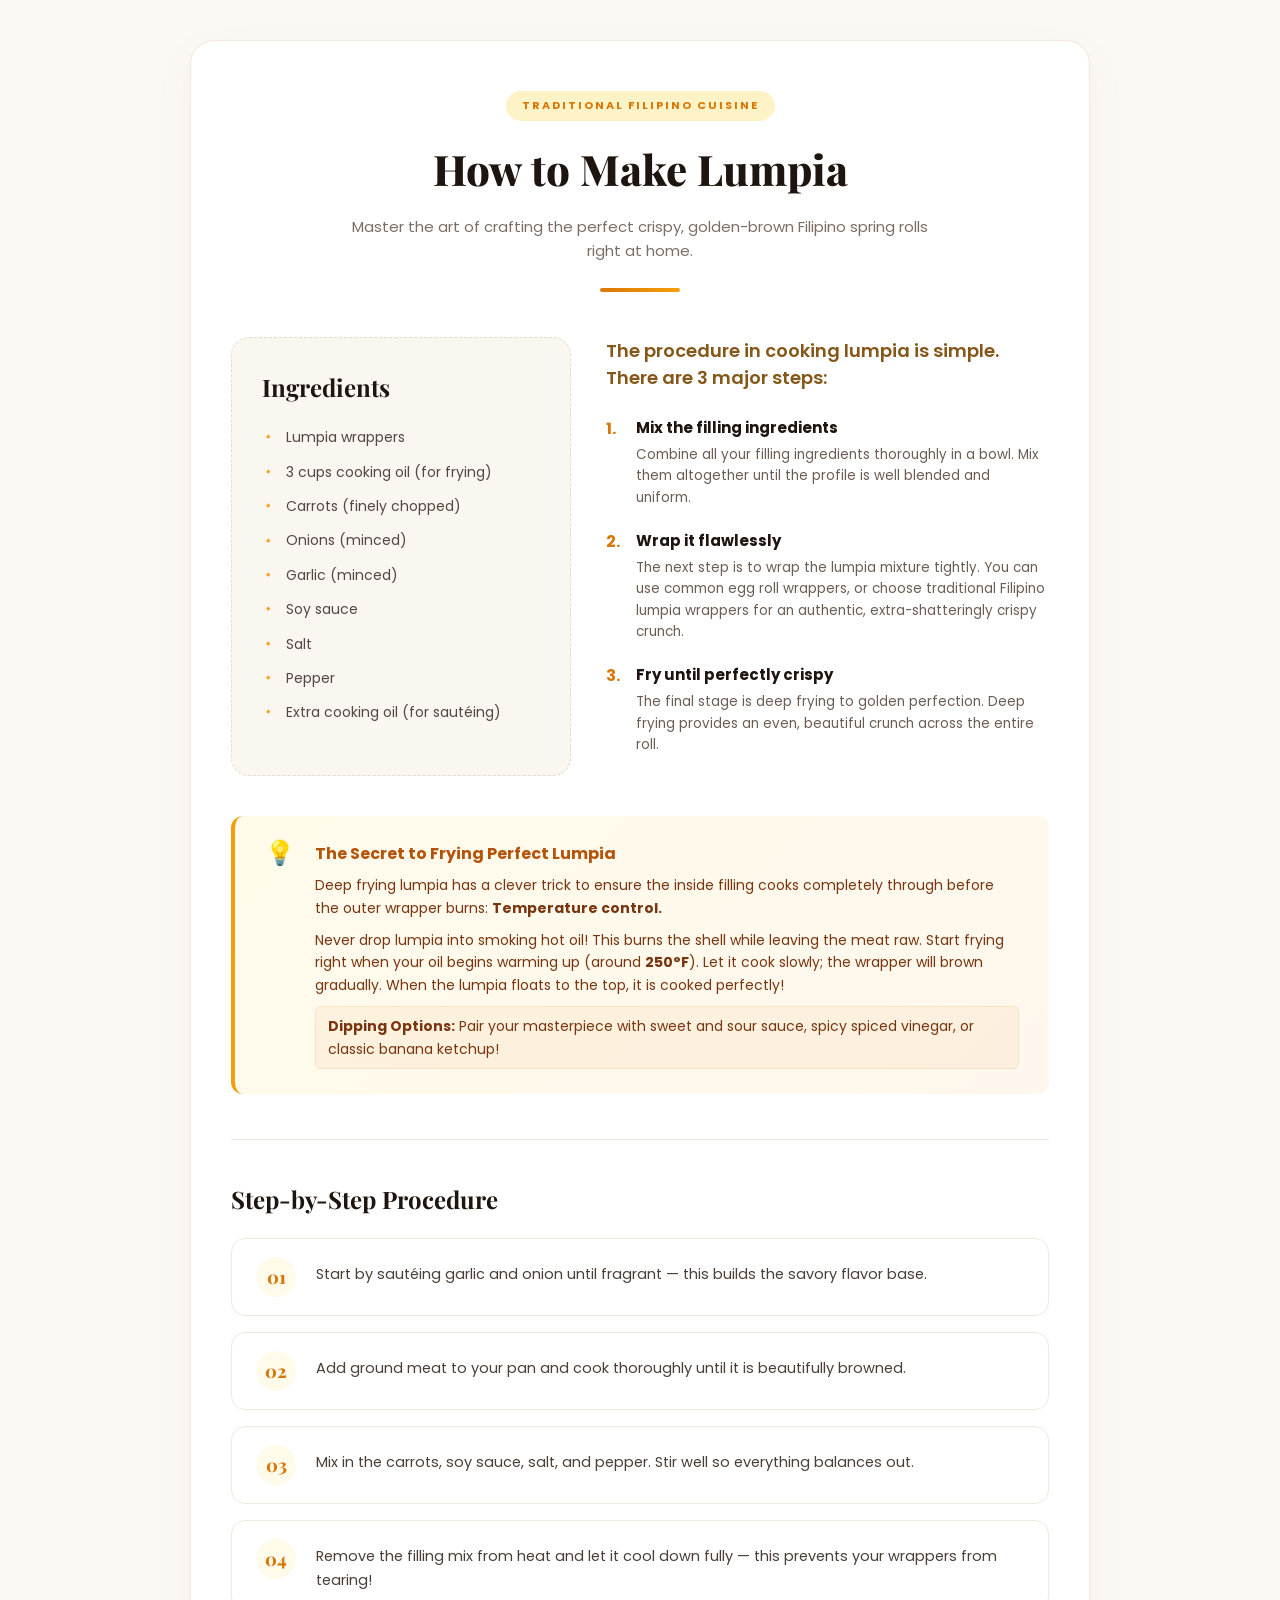
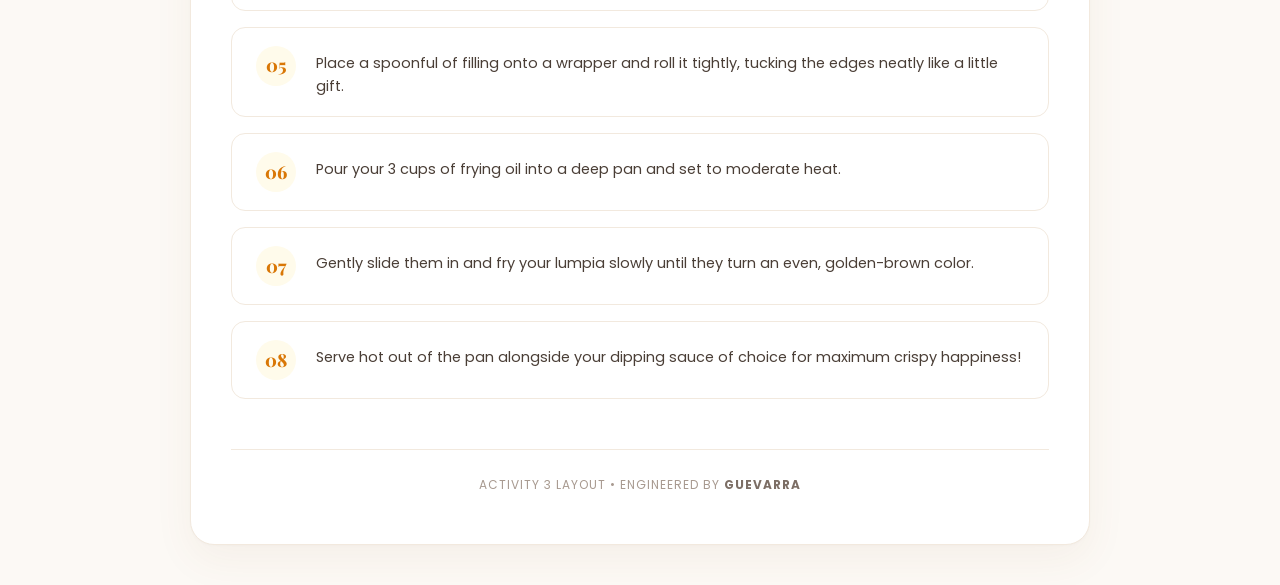
<file: LIST LAYOUT.html>
<!DOCTYPE html>
<html lang="en">
<head>
    <meta charset="UTF-8">
    <meta name="viewport" content="width=device-width, initial-scale=1.0">
    <title>Activity3-Guevarra | The Ultimate Lumpia Guide</title>
    <link rel="stylesheet" href="ListLayout.css">
    <link href="https://fonts.googleapis.com/css2?family=Playfair+Display:wght@700;800&family=Poppins:wght@400;500;600;700&display=swap" rel="stylesheet">
</head>
<body>

    <main class="recipe-container">
        
        <header class="recipe-header">
            <span class="recipe-badge">Traditional Filipino Cuisine</span>
            <h1>How to Make Lumpia</h1>
            <p class="recipe-intro">Master the art of crafting the perfect crispy, golden-brown Filipino spring rolls right at home.</p>
            <div class="header-divider"></div>
        </header>

        <div class="recipe-grid">
            
            <aside class="ingredients-card">
                <h2>Ingredients</h2>
                <ul class="ingredients-list">
                    <li><span>Lumpia wrappers</span></li>
                    <li><span>3 cups cooking oil (for frying)</span></li>
                    <li><span>Carrots (finely chopped)</span></li>
                    <li><span>Onions (minced)</span></li>
                    <li><span>Garlic (minced)</span></li>
                    <li><span>Soy sauce</span></li>
                    <li><span>Salt</span></li>
                    <li><span>Pepper</span></li>
                    <li><span>Extra cooking oil (for sautéing)</span></li>
                </ul>
            </aside>

            <section class="overview-card">
                <h3>The procedure in cooking lumpia is simple.<br>There are 3 major steps:</h3>
                
                <ol class="major-steps-list">
                    <li>
                        <strong>Mix the filling ingredients</strong>
                        <p>Combine all your filling ingredients thoroughly in a bowl. Mix them altogether until the profile is well blended and uniform.</p>
                    </li>
                    <li>
                        <strong>Wrap it flawlessly</strong>
                        <p>The next step is to wrap the lumpia mixture tightly. You can use common egg roll wrappers, or choose traditional Filipino lumpia wrappers for an authentic, extra-shatteringly crispy crunch.</p>
                    </li>
                    <li>
                        <strong>Fry until perfectly crispy</strong>
                        <p>The final stage is deep frying to golden perfection. Deep frying provides an even, beautiful crunch across the entire roll.</p>
                    </li>
                </ol>
            </section>
        </div>

        <section class="chef-tip-box">
            <div class="tip-icon">💡</div>
            <div class="tip-content">
                <h4>The Secret to Frying Perfect Lumpia</h4>
                <p>Deep frying lumpia has a clever trick to ensure the inside filling cooks completely through before the outer wrapper burns: <strong>Temperature control.</strong></p>
                <p>Never drop lumpia into smoking hot oil! This burns the shell while leaving the meat raw. Start frying right when your oil begins warming up (around <strong>250°F</strong>). Let it cook slowly; the wrapper will brown gradually. When the lumpia floats to the top, it is cooked perfectly!</p>
                <p class="dipping-note"><strong>Dipping Options:</strong> Pair your masterpiece with sweet and sour sauce, spicy spiced vinegar, or classic banana ketchup!</p>
            </div>
        </section>

        <section class="procedure-card">
            <h2>Step-by-Step Procedure</h2>
            <ol class="detailed-procedure-steps">
                <li>
                    <div class="step-number">01</div>
                    <div class="step-text">Start by sautéing garlic and onion until fragrant — this builds the savory flavor base.</div>
                </li>
                <li>
                    <div class="step-number">02</div>
                    <div class="step-text">Add ground meat to your pan and cook thoroughly until it is beautifully browned.</div>
                </li>
                <li>
                    <div class="step-number">03</div>
                    <div class="step-text">Mix in the carrots, soy sauce, salt, and pepper. Stir well so everything balances out.</div>
                </li>
                <li>
                    <div class="step-number">04</div>
                    <div class="step-text">Remove the filling mix from heat and let it cool down fully — this prevents your wrappers from tearing!</div>
                </li>
                <li>
                    <div class="step-number">05</div>
                    <div class="step-text">Place a spoonful of filling onto a wrapper and roll it tightly, tucking the edges neatly like a little gift.</div>
                </li>
                <li>
                    <div class="step-number">06</div>
                    <div class="step-text">Pour your 3 cups of frying oil into a deep pan and set to moderate heat.</div>
                </li>
                <li>
                    <div class="step-number">07</div>
                    <div class="step-text">Gently slide them in and fry your lumpia slowly until they turn an even, golden-brown color.</div>
                </li>
                <li>
                    <div class="step-number">08</div>
                    <div class="step-text">Serve hot out of the pan alongside your dipping sauce of choice for maximum crispy happiness!</div>
                </li>
            </ol>
        </section>

        <footer class="recipe-footer">
            <p>Activity 3 Layout &bull; Engineered by <strong>Guevarra</strong></p>
        </footer>

    </main>

</body>
</html>
</file>
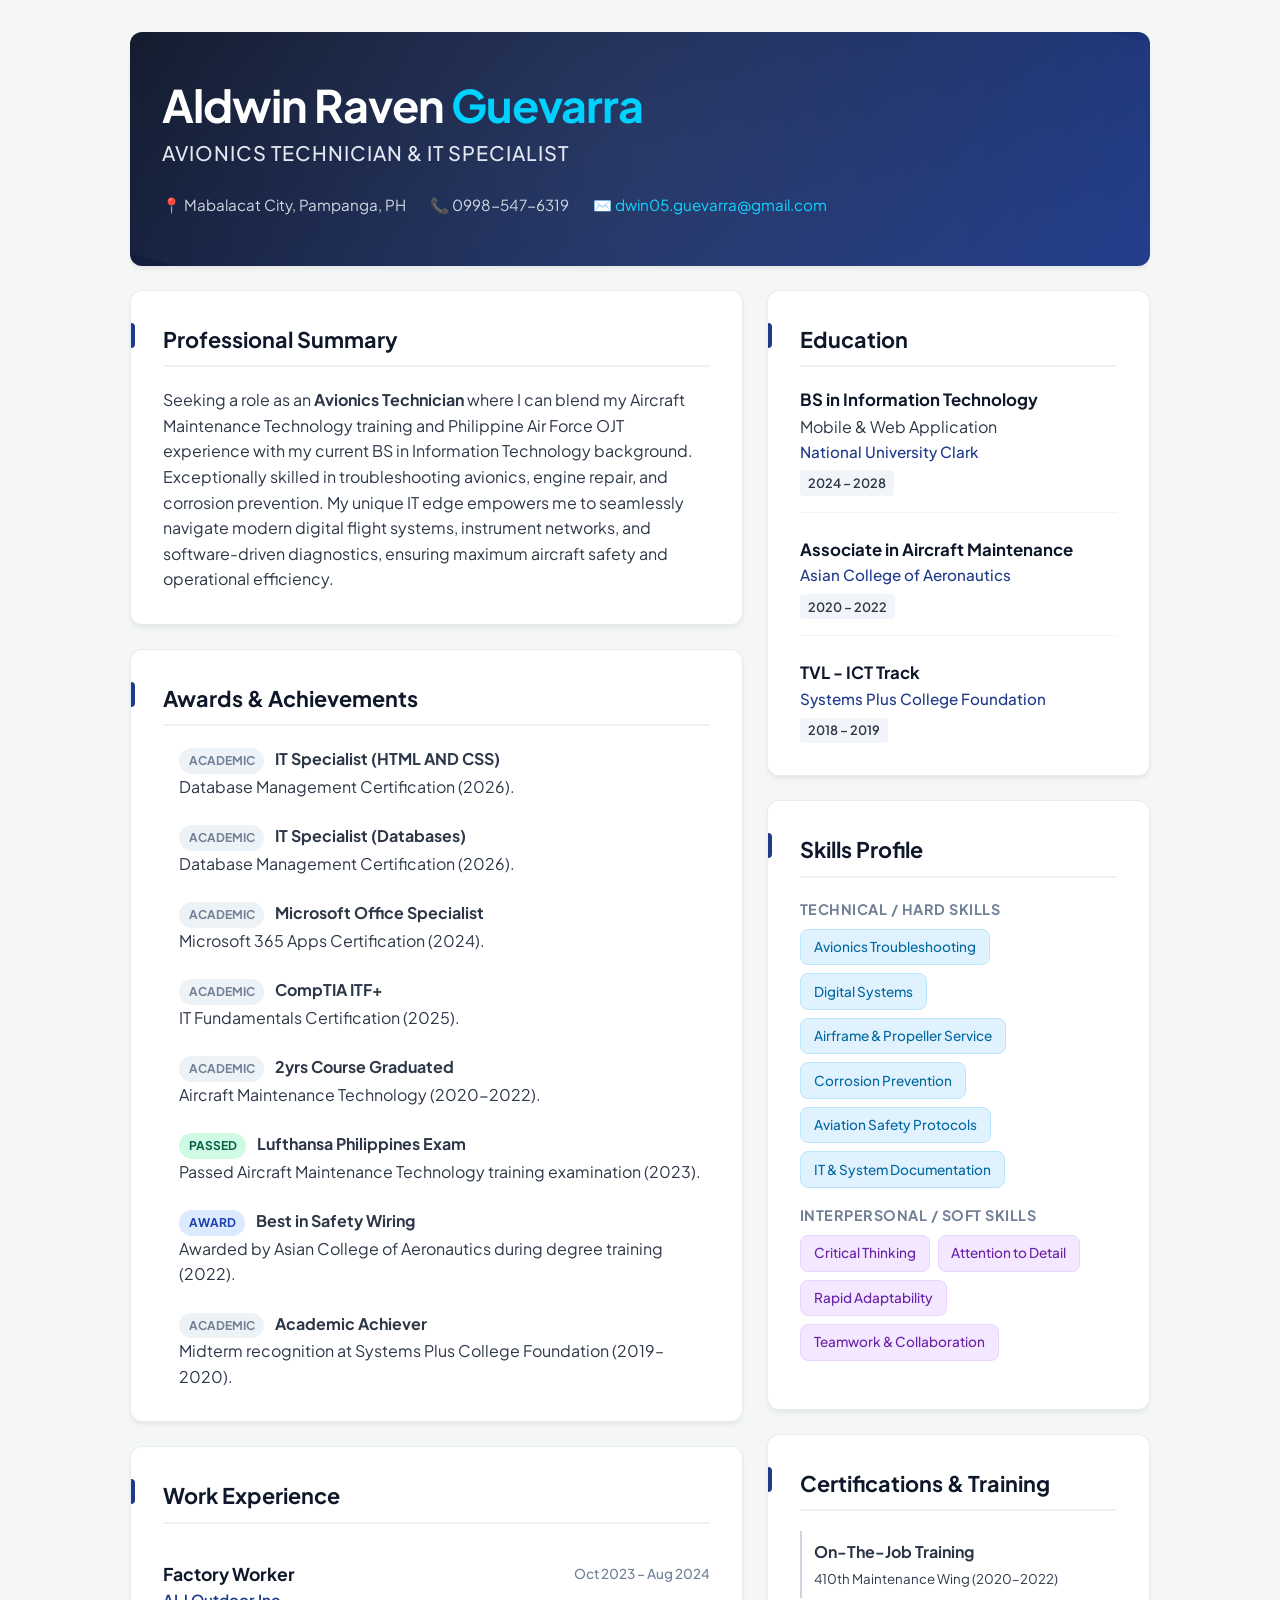
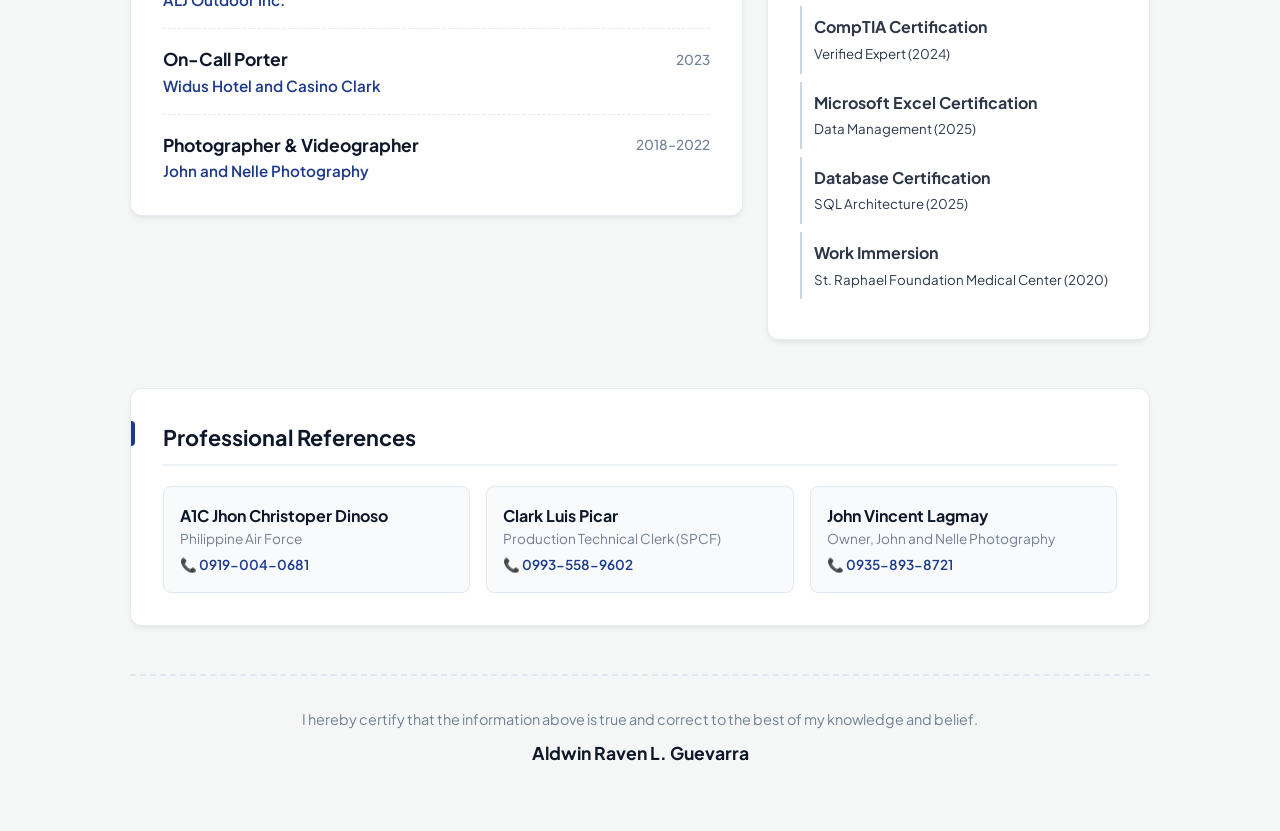
<file: RESUME LAYOUT.html>
<!DOCTYPE html>
<html lang="en">
<head>
    <meta charset="UTF-8">
    <meta name="viewport" content="width=device-width, initial-scale=1.0">
    <title>Aldwin Raven Guevarra - Resume</title>
    <link rel="stylesheet" href="ResumeLayout.css">
    <!-- Importing a clean, modern font -->
    <link rel="preconnect" href="https://fonts.googleapis.com">
    <link rel="preconnect" href="https://fonts.gstatic.com" crossorigin>
    <link href="https://fonts.googleapis.com/css2?family=Plus+Jakarta+Sans:wght@300;400;500;600;700&display=swap" rel="stylesheet">
</head>
<body>

    <div class="resume-container">
        <!-- HEADER HERO SECTION -->
        <header class="resume-header">
            <div class="header-glare"></div>
            <h1 class="name">Aldwin Raven <span>Guevarra</span></h1>
            <p class="target-role">Avionics Technician & IT Specialist</p>
            <div class="contact-info">
                <span>📍 Mabalacat City, Pampanga, PH</span>
                <span>📞 0998-547-6319</span>
                <span>✉️ <a href="mailto:dwin05.guevarra@gmail.com">dwin05.guevarra@gmail.com</a></span>
            </div>
        </header>

        <!-- MAIN TWO-COLUMN GRID -->
        <div class="resume-grid">
            
            <!-- LEFT COLUMN: Profile & Core Experience -->
            <main class="main-column">
                
                <section class="card profile-card">
                    <h2 class="section-title">Professional Summary</h2>
                    <p>Seeking a role as an <strong>Avionics Technician</strong> where I can blend my Aircraft Maintenance Technology training and Philippine Air Force OJT experience with my current BS in Information Technology background. Exceptionally skilled in troubleshooting avionics, engine repair, and corrosion prevention. My unique IT edge empowers me to seamlessly navigate modern digital flight systems, instrument networks, and software-driven diagnostics, ensuring maximum aircraft safety and operational efficiency.</p>
                </section>

                <section class="card">
                    <h2 class="section-title">Awards & Achievements</h2>
                    <ul class="timeline-list">
                        
                        <li>
                            <span class="badge">Academic</span>
                            <strong>IT Specialist (HTML AND CSS)</strong>
                            <p>Database Management Certification (2026).</p>
                        </li>


                        <li>
                            <span class="badge">Academic</span>
                            <strong>IT Specialist (Databases)</strong>
                            <p>Database Management Certification (2026).</p>
                        </li>


                        <li>
                            <span class="badge">Academic</span>
                            <strong>Microsoft Office Specialist</strong>
                            <p>Microsoft 365 Apps Certification (2024).</p>
                        </li>

                       <li>
                            <span class="badge">Academic</span>
                            <strong>CompTIA ITF+</strong>
                            <p>IT Fundamentals Certification (2025).</p>
                        </li> 

                         <li>
                            <span class="badge">Academic</span>
                            <strong>2yrs Course Graduated</strong>
                            <p>Aircraft Maintenance Technology (2020-2022).</p>
                        </li>

                        <li>
                            <span class="badge badge-success">Passed</span>
                            <strong>Lufthansa Philippines Exam</strong>
                            <p>Passed Aircraft Maintenance Technology training examination (2023).</p>
                        </li>
                        <li>
                            <span class="badge badge-primary">Award</span>
                            <strong>Best in Safety Wiring</strong>
                            <p>Awarded by Asian College of Aeronautics during degree training (2022).</p>
                        </li>
                        <li>
                            <span class="badge">Academic</span>
                            <strong>Academic Achiever</strong>
                            <p>Midterm recognition at Systems Plus College Foundation (2019–2020).</p>
                        </li>
                    </ul>
                </section>

                <section class="card">
                    <h2 class="section-title">Work Experience</h2>
                    <div class="job-item">
                        <div class="job-header">
                            <h3>Factory Worker</h3>
                            <span class="date">Oct 2023 – Aug 2024</span>
                        </div>
                        <p class="company">ALJ Outdoor Inc.</p>
                    </div>
                    
                    <div class="job-item">
                        <div class="job-header">
                            <h3>On-Call Porter</h3>
                            <span class="date">2023</span>
                        </div>
                        <p class="company">Widus Hotel and Casino Clark</p>
                    </div>

                    <div class="job-item">
                        <div class="job-header">
                            <h3>Photographer & Videographer</h3>
                            <span class="date">2018–2022</span>
                        </div>
                        <p class="company">John and Nelle Photography</p>
                    </div>
                </section>
            </main>

            
            <aside class="sidebar-column">
                
                <section class="card interaction-target">
                    <h2 class="section-title">Education</h2>
                    <div class="edu-item">
                        <h4>BS in Information Technology</h4>
                        <p class="sub">Mobile & Web Application</p>
                        <p class="school">National University Clark</p>
                        <span class="date-tag">2024 – 2028</span>
                    </div>
                    <div class="edu-item">
                        <h4>Associate in Aircraft Maintenance</h4>
                        <p class="school">Asian College of Aeronautics</p>
                        <span class="date-tag">2020 – 2022</span>
                    </div>
                    <div class="edu-item">
                        <h4>TVL - ICT Track</h4>
                        <p class="school">Systems Plus College Foundation</p>
                        <span class="date-tag">2018 – 2019</span>
                    </div>
                </section>

                <section class="card">
                    <h2 class="section-title">Skills Profile</h2>
                    
                    <h3 class="subsection-title">Technical / Hard Skills</h3>
                    <div class="skills-tags">
                        <span class="tag tech">Avionics Troubleshooting</span>
                        <span class="tag tech">Digital Systems</span>
                        <span class="tag tech">Airframe & Propeller Service</span>
                        <span class="tag tech">Corrosion Prevention</span>
                        <span class="tag tech">Aviation Safety Protocols</span>
                        <span class="tag tech">IT & System Documentation</span>
                    </div>

                    <h3 class="subsection-title">Interpersonal / Soft Skills</h3>
                    <div class="skills-tags">
                        <span class="tag soft">Critical Thinking</span>
                        <span class="tag soft">Attention to Detail</span>
                        <span class="tag soft">Rapid Adaptability</span>
                        <span class="tag soft">Teamwork & Collaboration</span>
                    </div>
                </section>

                <section class="card">
                    <h2 class="section-title">Certifications & Training</h2>
                    <ul class="cert-list">
                        <li><strong>On-The-Job Training</strong> <br><small>410th Maintenance Wing (2020–2022)</small></li>
                        <li><strong>CompTIA Certification</strong> <br><small>Verified Expert (2024)</small></li>
                        <li><strong>Microsoft Excel Certification</strong> <br><small>Data Management (2025)</small></li>
                        <li><strong>Database Certification</strong> <br><small>SQL Architecture (2025)</small></li>
                        <li><strong>Work Immersion</strong> <br><small>St. Raphael Foundation Medical Center (2020)</small></li>
                    </ul>
                </section>
                
            </aside>
        </div>

        <!-- REFERENCES & FOOTER -->
        <footer class="resume-footer">
            <section class="card references-section">
                <h2 class="section-title">Professional References</h2>
                <div class="references-grid">
                    <div class="ref-card">
                        <h4>A1C Jhon Christoper Dinoso</h4>
                        <p>Philippine Air Force</p>
                        <span class="phone">📞 0919-004-0681</span>
                    </div>
                    <div class="ref-card">
                        <h4>Clark Luis Picar</h4>
                        <p>Production Technical Clerk (SPCF)</p>
                        <span class="phone">📞 0993-558-9602</span>
                    </div>
                    <div class="ref-card">
                        <h4>John Vincent Lagmay</h4>
                        <p>Owner, John and Nelle Photography</p>
                        <span class="phone">📞 0935-893-8721</span>
                    </div>
                </div>
            </section>
            
            <div class="declaration">
                <p>I hereby certify that the information above is true and correct to the best of my knowledge and belief.</p>
                <p class="signature">Aldwin Raven L. Guevarra</p>
            </div>
        </footer>
    </div>

</body>
</html>
</file>
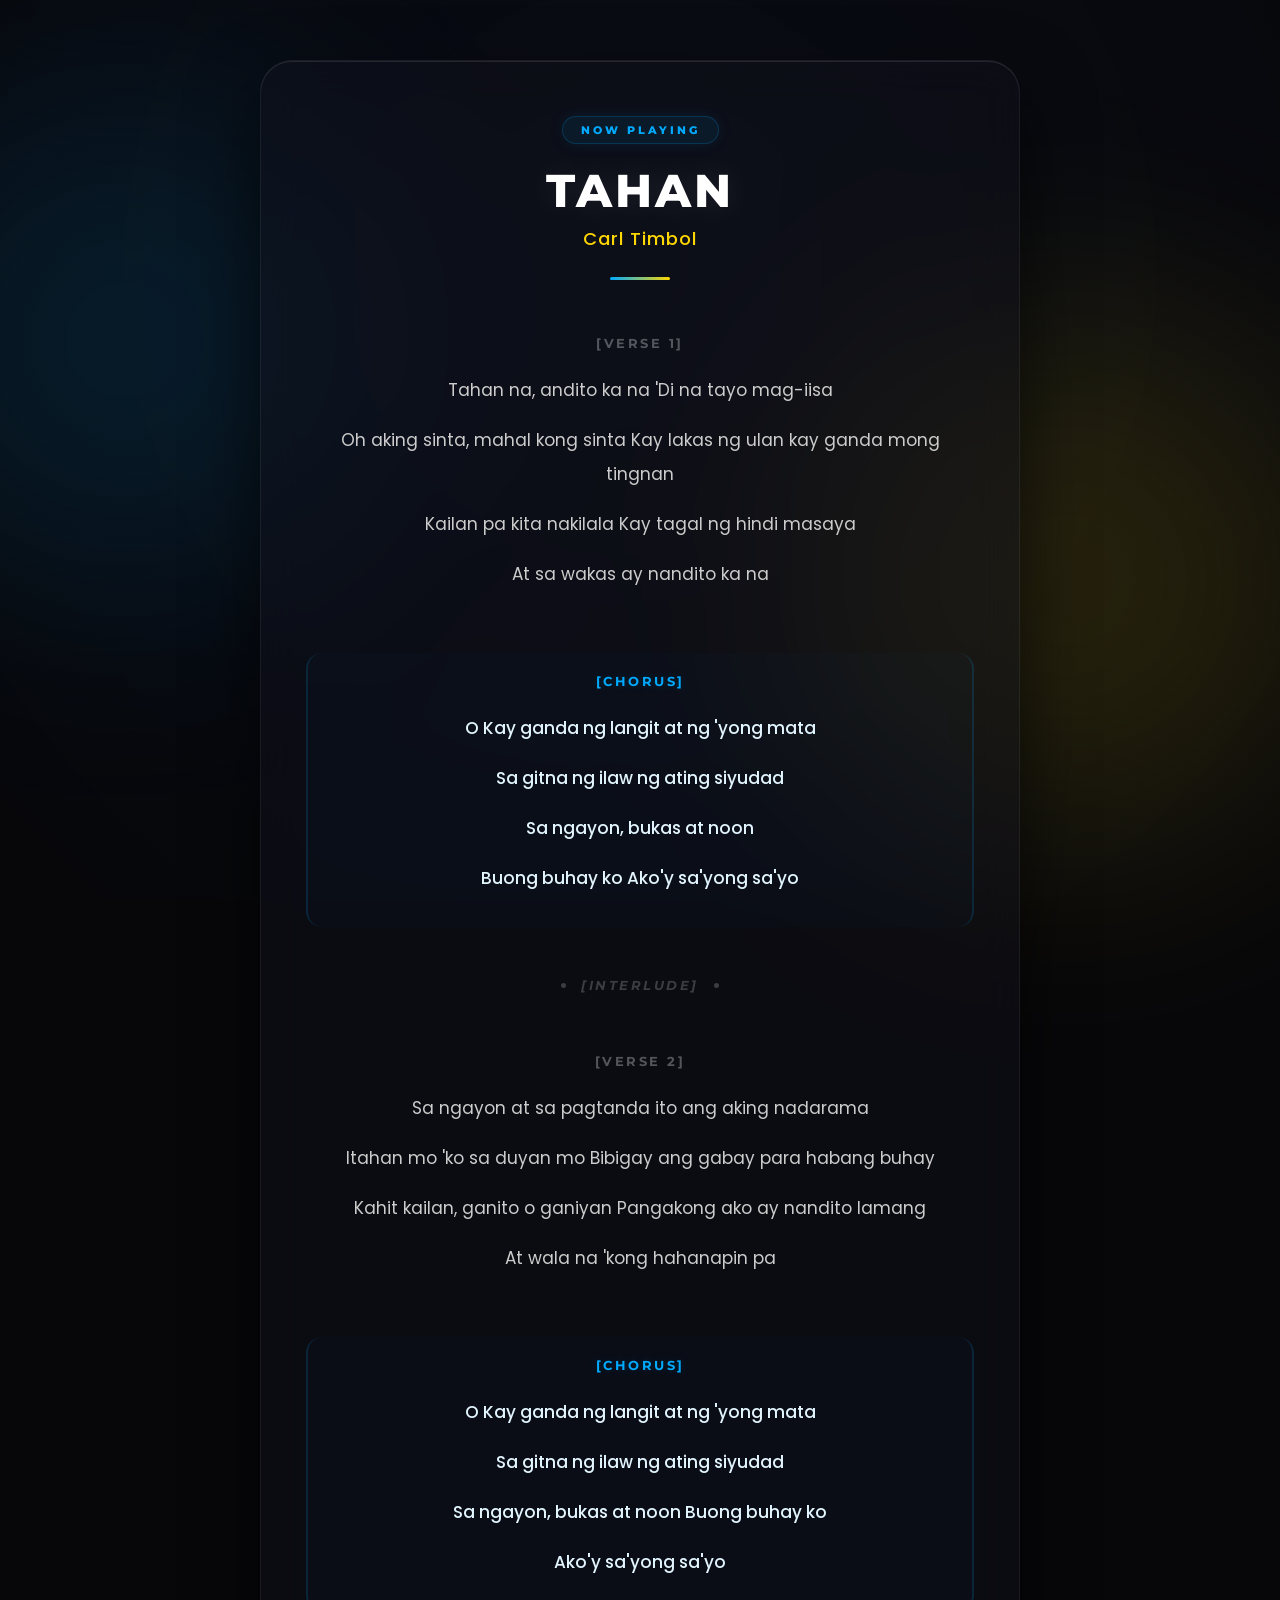
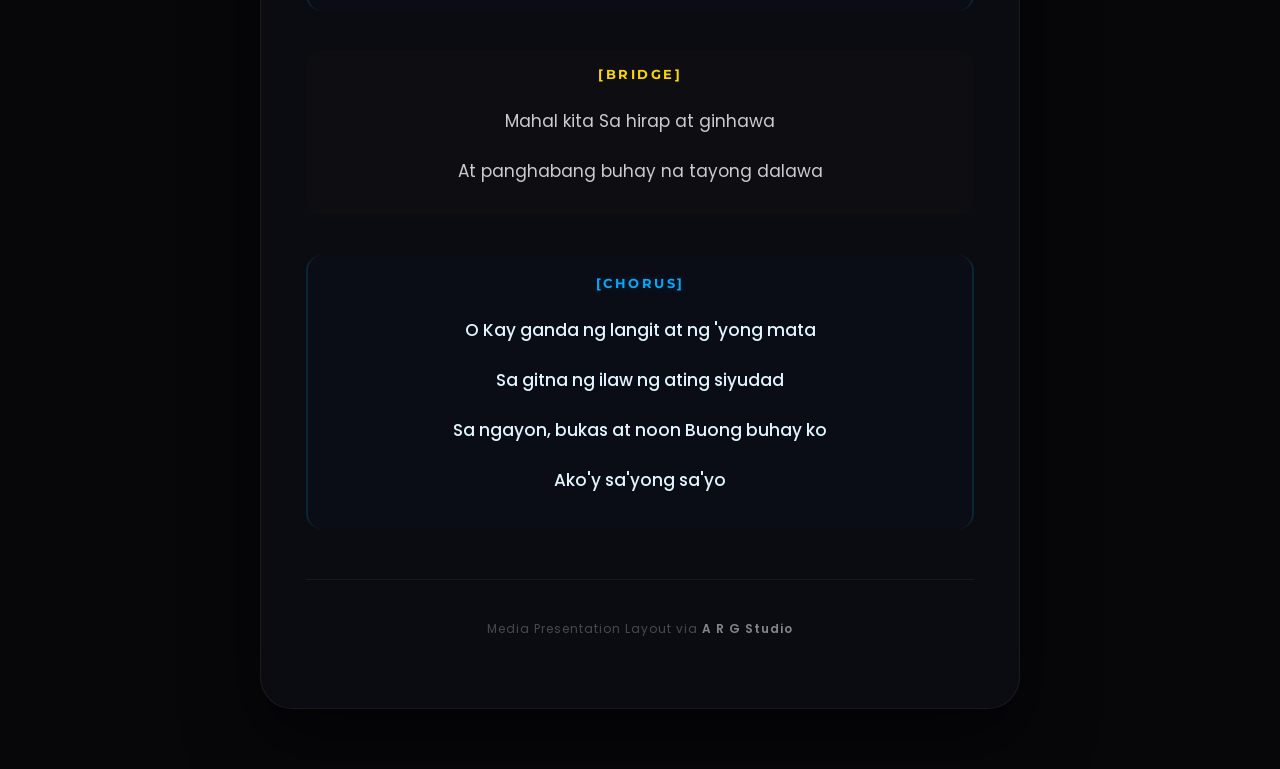
<file: SongLyrics.html>
<!DOCTYPE html>
<html lang="en">
<head>
  <meta charset="UTF-8">
  <meta name="viewport" content="width=device-width, initial-scale=1.0">
  <title>Tahan - Carl Timbol | Lyrics</title>
  <link rel="stylesheet" href="SongLyrics.css">
  <link href="https://fonts.googleapis.com/css2?family=Poppins:wght@400;500;600;700&family=Playfair+Display:wght@700&family=Montserrat:wght@700;800&display=swap" rel="stylesheet">
</head>
<body>

  <div class="glow-orb orb-blue"></div>
  <div class="glow-orb orb-gold"></div>

  <main class="lyrics-container">
    
    <header class="lyrics-header">
      <div class="artist-badge">Now Playing</div>
      <h1>TAHAN</h1>
      <h2 class="artist-name">Carl Timbol</h2>
      <div class="header-divider"></div>
    </header>

    <article class="lyrics-body">
      
      <section class="lyric-block">
        <h4>[Verse 1]</h4>
        <p>Tahan na, andito ka na 'Di na tayo mag-iisa</p>
        <p>Oh aking sinta, mahal kong sinta Kay lakas ng ulan kay ganda mong tingnan</p>
        <p>Kailan pa kita nakilala Kay tagal ng hindi masaya</p>
        <p>At sa wakas ay nandito ka na</p>
      </section>

      <section class="lyric-block section-highlight">
        <h4>[Chorus]</h4>
        <p>O Kay ganda ng langit at ng 'yong mata</p>
        <p>Sa gitna ng ilaw ng ating siyudad</p>
        <p>Sa ngayon, bukas at noon</p>
        <p>Buong buhay ko Ako'y sa'yong sa'yo</p>
      </section>

      <div class="interlude-pod">
        <span class="pulse-dot"></span>
        <h4>[Interlude]</h4>
        <span class="pulse-dot"></span>
      </div>

      <section class="lyric-block">
        <h4>[Verse 2]</h4>
        <p>Sa ngayon at sa pagtanda ito ang aking nadarama</p>
        <p>Itahan mo 'ko sa duyan mo Bibigay ang gabay para habang buhay</p>
        <p>Kahit kailan, ganito o ganiyan Pangakong ako ay nandito lamang</p>
        <p>At wala na 'kong hahanapin pa</p>
      </section>

      <section class="lyric-block section-highlight">
        <h4>[Chorus]</h4>
        <p>O Kay ganda ng langit at ng 'yong mata</p>
        <p>Sa gitna ng ilaw ng ating siyudad</p>
        <p>Sa ngayon, bukas at noon Buong buhay ko</p>
        <p>Ako'y sa'yong sa'yo</p>
      </section>

      <section class="lyric-block section-bridge">
        <h4>[Bridge]</h4>
        <p>Mahal kita Sa hirap at ginhawa</p>
        <p>At panghabang buhay na tayong dalawa</p>
      </section>

      <section class="lyric-block section-highlight">
        <h4>[Chorus]</h4>
        <p>O Kay ganda ng langit at ng 'yong mata</p>
        <p>Sa gitna ng ilaw ng ating siyudad</p>
        <p>Sa ngayon, bukas at noon Buong buhay ko</p>
        <p>Ako'y sa'yong sa'yo</p>
      </section>

    </article>

    <footer class="lyrics-footer">
      <p class="branding-credit">Media Presentation Layout via <span>A R G Studio</span></p>
    </footer>

  </main>

</body>
</html>
</file>
<file: ListLayout.css>
* {
    box-sizing: border-box;
    margin: 0;
    padding: 0;
}

body {
    font-family: 'Poppins', sans-serif;
    background-color: #fcf9f5; /* Warm cream culinary backdrop */
    color: #3e322d; /* Rich dark espresso tone for superior legibility */
    padding: 40px 20px;
    line-height: 1.6;
    display: flex;
    justify-content: center;
}


.recipe-container {
    background: #ffffff;
    max-width: 900px;
    width: 100%;
    padding: 50px 40px;
    border-radius: 24px;
    box-shadow: 0 15px 40px rgba(139, 92, 26, 0.06), 
                0 1px 3px rgba(0, 0, 0, 0.02);
    border: 1px solid #f2e9de;
}


.recipe-header {
    text-align: center;
    margin-bottom: 45px;
}

.recipe-badge {
    display: inline-block;
    font-size: 11px;
    font-weight: 700;
    text-transform: uppercase;
    letter-spacing: 2px;
    color: #d97706; 
    background-color: #fef3c7;
    padding: 6px 16px;
    border-radius: 50px;
    margin-bottom: 15px;
}

.recipe-header h1 {
    font-family: 'Playfair Display', serif;
    font-size: 42px;
    font-weight: 800;
    color: #1e1510;
    margin-bottom: 12px;
}

.recipe-intro {
    font-size: 15px;
    color: #7c6e65;
    max-width: 600px;
    margin: 0 auto;
}

.header-divider {
    width: 80px;
    height: 4px;
    background: linear-gradient(90deg, #d97706, #f59e0b);
    margin: 25px auto 0 auto;
    border-radius: 2px;
}


.recipe-grid {
    display: grid;
    grid-template-columns: 1fr 1.3fr;
    gap: 35px;
    margin-bottom: 40px;
}

@media (max-width: 768px) {
    .recipe-grid {
        grid-template-columns: 1fr;
    }
}


.ingredients-card {
    background-color: #faf6f0;
    padding: 30px;
    border-radius: 18px;
    border: 1px dashed #e6dccf;
}

.ingredients-card h2, .procedure-card h2 {
    font-family: 'Playfair Display', serif;
    font-size: 24px;
    color: #1e1510;
    margin-bottom: 20px;
}

.ingredients-list {
    list-style: none;
}

.ingredients-list li {
    font-size: 14px;
    margin-bottom: 12px;
    display: flex;
    align-items: center;
    color: #54473f;
}

.ingredients-list li::before {
    content: "🔸";
    font-size: 10px;
    margin-right: 12px;
}

/* Core Steps Layout */
.overview-card h3 {
    font-size: 18px;
    color: #85581A;
    font-weight: 600;
    line-height: 1.5;
    margin-bottom: 25px;
}

.major-steps-list {
    list-style: none;
    counter-reset: step-counter;
}

.major-steps-list li {
    margin-bottom: 20px;
    position: relative;
    padding-left: 30px;
}

.major-steps-list li::before {
    counter-increment: step-counter;
    content: counter(step-counter) ".";
    position: absolute;
    left: 0;
    font-weight: 700;
    color: #d97706;
}

.major-steps-list strong {
    display: block;
    font-size: 15px;
    color: #1e1510;
    margin-bottom: 4px;
}

.major-steps-list p {
    font-size: 13.5px;
    color: #6b5d54;
}


.chef-tip-box {
    background: linear-gradient(135deg, #fffbeb 0%, #fff7ed 100%);
    border-left: 4px solid #f59e0b;
    padding: 25px 30px;
    border-radius: 12px;
    display: flex;
    gap: 20px;
    margin-bottom: 45px;
}

.tip-icon {
    font-size: 24px;
    line-height: 1;
}

.tip-content h4 {
    font-size: 16px;
    font-weight: 700;
    color: #b45309;
    margin-bottom: 8px;
}

.tip-content p {
    font-size: 14px;
    color: #78350f;
    margin-bottom: 10px;
}

.tip-content p:last-child {
    margin-bottom: 0;
}

.dipping-note {
    background: rgba(217, 119, 6, 0.06);
    padding: 8px 12px;
    border-radius: 6px;
    display: inline-block;
    border: 1px solid rgba(217, 119, 6, 0.12);
}


.procedure-card {
    border-top: 1px solid #f2e9de;
    padding-top: 40px;
    margin-bottom: 20px;
}

.detailed-procedure-steps {
    list-style: none;
    display: flex;
    flex-direction: column;
    gap: 16px;
}

.detailed-procedure-steps li {
    display: flex;
    align-items: flex-start;
    gap: 20px;
    background-color: #ffffff;
    border: 1px solid #f2e9de;
    padding: 18px 24px;
    border-radius: 14px;
    transition: transform 0.25s ease, border-color 0.25s ease, box-shadow 0.25s ease;
}

.detailed-procedure-steps li:hover {
    transform: translateX(4px);
    border-color: #f59e0b;
    box-shadow: 0 4px 15px rgba(217, 119, 6, 0.05);
}

.step-number {
    font-family: 'Playfair Display', serif;
    font-size: 18px;
    font-weight: 800;
    color: #d97706;
    background-color: #fffbeb;
    width: 40px;
    height: 40px;
    display: flex;
    align-items: center;
    justify-content: center;
    border-radius: 50%;
    flex-shrink: 0;
}

.step-text {
    font-size: 14.5px;
    color: #4a3e36;
    padding-top: 6px;
}


.recipe-footer {
    text-align: center;
    margin-top: 50px;
    padding-top: 25px;
    border-top: 1px solid #f2e9de;
}

.recipe-footer p {
    font-size: 12px;
    color: #a89a90;
    letter-spacing: 1px;
    text-transform: uppercase;
}

.recipe-footer strong {
    color: #7c6e65;
}
</file>
<file: ResumeLayout.css>
:root {
    --bg-primary: #f4f7f6;
    --card-bg: #ffffff;
    --text-main: #2d3748;
    --text-muted: #718096;
    
    /* Aviation & Tech Color Palette */
    --primary: #1e3a8a;       
    --accent: #00d2ff;        
    --accent-glow: rgba(0, 210, 255, 0.2);
    --dark-slate: #0f172a;
    
    --border-radius: 12px;
    --transition-smooth: all 0.3s cubic-bezier(0.25, 0.8, 0.25, 1);
    --shadow-light: 0 4px 6px -1px rgba(0, 0, 0, 0.05), 0 2px 4px -1px rgba(0, 0, 0, 0.03);
    --shadow-hover: 0 20px 25px -5px rgba(0, 0, 0, 0.1), 0 10px 10px -5px rgba(0, 0, 0, 0.04);
}

* {
    box-sizing: border-box;
    margin: 0;
    padding: 0;
}

body {
    font-family: 'Plus Jakarta Sans', sans-serif;
    background-color: var(--bg-primary);
    color: var(--text-main);
    line-height: 1.6;
    padding: 2rem 1rem;
}

.resume-container {
    max-width: 1020px;
    margin: 0 auto;
    display: flex;
    flex-direction: column;
    gap: 1.5rem;
}


.resume-header {
    background: linear-gradient(135deg, var(--dark-slate) 0%, var(--primary) 100%);
    color: white;
    padding: 3rem 2rem;
    border-radius: var(--border-radius);
    position: relative;
    overflow: hidden;
    box-shadow: var(--shadow-light);
    transition: var(--transition-smooth);
}

.resume-header:hover {
    box-shadow: 0 10px 30px rgba(30, 58, 138, 0.3);
    transform: translateY(-2px);
}

.header-glare {
    position: absolute;
    top: -50%;
    left: -50%;
    width: 200%;
    height: 200%;
    background: radial-gradient(circle, rgba(255,255,255,0.08) 0%, transparent 70%);
    transform: rotate(15deg);
    pointer-events: none;
}

.name {
    font-size: 2.8rem;
    font-weight: 700;
    letter-spacing: -1px;
    margin-bottom: 0.5rem;
    line-height: 1.1;
}

.name span {
    color: var(--accent);
    position: relative;
    display: inline-block;
}


.name span::after {
    content: '';
    position: absolute;
    bottom: 2px;
    left: 0;
    width: 0;
    height: 4px;
    background-color: var(--accent);
    transition: var(--transition-smooth);
}

.resume-header:hover .name span::after {
    width: 100%;
}

.target-role {
    font-size: 1.25rem;
    color: #e2e8f0;
    font-weight: 500;
    letter-spacing: 1px;
    text-transform: uppercase;
    margin-bottom: 1.5rem;
}

.contact-info {
    display: flex;
    flex-wrap: wrap;
    gap: 1.5rem;
    font-size: 0.95rem;
    color: #cbd5e1;
}

.contact-info a {
    color: var(--accent);
    text-decoration: none;
    transition: var(--transition-smooth);
}

.contact-info a:hover {
    color: white;
    text-shadow: 0 0 8px var(--accent);
}


.resume-grid {
    display: grid;
    grid-template-columns: 1.6fr 1fr;
    gap: 1.5rem;
}

@media (max-width: 768px) {
    .resume-grid {
        grid-template-columns: 1fr;
    }
}


.card {
    background-color: var(--card-bg);
    padding: 2rem;
    border-radius: var(--border-radius);
    box-shadow: var(--shadow-light);
    border: 1px solid rgba(226, 232, 240, 0.8);
    transition: var(--transition-smooth);
    margin-bottom: 1.5rem;
    position: relative;
}


.card:hover {
    transform: translateY(-4px);
    box-shadow: var(--shadow-hover);
    border-color: rgba(0, 210, 255, 0.4);
}

.section-title {
    font-size: 1.35rem;
    font-weight: 700;
    color: var(--dark-slate);
    margin-bottom: 1.25rem;
    position: relative;
    padding-bottom: 0.5rem;
    border-bottom: 2px solid #edf2f7;
}


.card::before {
    content: '';
    position: absolute;
    left: 0;
    top: 2rem;
    height: 25px;
    width: 4px;
    background-color: var(--primary);
    border-radius: 0 4px 4px 0;
    transition: var(--transition-smooth);
}

.card:hover::before {
    background-color: var(--accent);
    height: calc(100% - 4rem);
}



.timeline-list {
    list-style: none;
}

.timeline-list li {
    position: relative;
    padding-bottom: 1.5rem;
    padding-left: 1rem;
}

.timeline-list li:last-child {
    padding-bottom: 0;
}

.badge {
    display: inline-block;
    padding: 0.2rem 0.6rem;
    font-size: 0.75rem;
    font-weight: 700;
    border-radius: 50px;
    background-color: #edf2f7;
    color: var(--text-muted);
    margin-right: 0.5rem;
    text-transform: uppercase;
}

.badge-success { background-color: #d1fae5; color: #065f46; }
.badge-primary { background-color: #dbeafe; color: #1e40af; }

.job-item {
    padding: 1rem 0;
    border-bottom: 1px dashed #e2e8f0;
}
.job-item:last-of-type {
    border-bottom: none;
    padding-bottom: 0;
}
.job-header {
    display: flex;
    justify-content: space-between;
    align-items: center;
    flex-wrap: wrap;
}
.job-header h3 { font-size: 1.1rem; color: var(--dark-slate); }
.date { font-size: 0.85rem; color: var(--text-muted); font-weight: 500; }
.company { color: var(--primary); font-weight: 600; font-size: 0.95rem; }

/* Education Blocks */
.edu-item {
    position: relative;
    margin-bottom: 1.5rem;
    padding-bottom: 1rem;
    border-bottom: 1px solid #f1f5f9;
}
.edu-item:last-child { border: none; margin-bottom: 0; padding-bottom: 0; }
.edu-item h4 { font-size: 1.05rem; color: var(--dark-slate); }
.edu-item .school { font-size: 0.95rem; color: var(--primary); font-weight: 500; }
.date-tag {
    display: inline-block;
    margin-top: 0.4rem;
    font-size: 0.8rem;
    background: #f1f5f9;
    padding: 0.15rem 0.5rem;
    border-radius: 4px;
    font-weight: 600;
}

/* Interactive Pill Tags */
.subsection-title {
    font-size: 0.9rem;
    text-transform: uppercase;
    letter-spacing: 0.5px;
    color: var(--text-muted);
    margin: 1rem 0 0.5rem 0;
}
.skills-tags {
    display: flex;
    flex-wrap: wrap;
    gap: 0.5rem;
    margin-bottom: 1rem;
}
.tag {
    padding: 0.4rem 0.8rem;
    border-radius: 8px;
    font-size: 0.85rem;
    font-weight: 500;
    transition: var(--transition-smooth);
    cursor: default;
}
.tag.tech { background-color: #e0f2fe; color: #0369a1; border: 1px solid #bae6fd; }
.tag.soft { background-color: #f3e8ff; color: #6b21a8; border: 1px solid #e9d5ff; }

/* Tag Pop Animation */
.tag:hover {
    transform: scale(1.1);
    box-shadow: 0 4px 10px rgba(0,0,0,0.08);
}
.tag.tech:hover { background-color: var(--accent); color: var(--dark-slate); }
.tag.soft:hover { background-color: #c084fc; color: white; }


.cert-list {
    list-style: none;
}
.cert-list li {
    padding: 0.5rem 0;
    border-left: 2px solid #cbd5e1;
    padding-left: 0.75rem;
    margin-bottom: 0.5rem;
    transition: var(--transition-smooth);
}
.cert-list li:hover {
    border-left-color: var(--accent);
    padding-left: 1rem;
}


.resume-footer {
    display: flex;
    flex-direction: column;
    gap: 1.5rem;
}

.references-grid {
    display: grid;
    grid-template-columns: repeat(auto-fit, minmax(250px, 1fr));
    gap: 1rem;
}

.ref-card {
    background: #f8fafc;
    padding: 1rem;
    border-radius: 8px;
    border: 1px solid #e2e8f0;
    transition: var(--transition-smooth);
}

.ref-card:hover {
    background: white;
    border-color: var(--accent);
    box-shadow: var(--shadow-light);
}

.ref-card h4 { font-size: 1rem; color: var(--dark-slate); }
.ref-card p { font-size: 0.85rem; color: var(--text-muted); }
.ref-card .phone { font-size: 0.85rem; color: var(--primary); font-weight: 600; display: block; margin-top: 0.25rem; }

.declaration {
    text-align: center;
    padding: 2rem;
    color: var(--text-muted);
    font-size: 0.9rem;
    border-top: 2px dashed #e2e8f0;
}

.signature {
    margin-top: 0.5rem;
    font-weight: 700;
    color: var(--dark-slate);
    font-size: 1.1rem;
}
</file>
<file: SongLyrics.css>
* {
  box-sizing: border-box;
  margin: 0;
  padding: 0;
}

body {
  font-family: 'Poppins', sans-serif;
  background: #07070a;
  color: #f5f5f5;
  min-height: 100vh;
  display: flex;
  justify-content: center;
  align-items: center;
  padding: 60px 20px;
  overflow-x: hidden;
  position: relative;
}


body::before {
  content: "";
  position: fixed;
  top: 0; left: 0; width: 100%; height: 100%;
  background: radial-gradient(circle at 50% 30%, rgba(15, 23, 42, 0.4) 0%, rgba(7, 7, 10, 0.95) 100%);
  z-index: -2;
}


.glow-orb {
  position: fixed;
  border-radius: 50%;
  filter: blur(130px);
  opacity: 0.12;
  z-index: -1;
  pointer-events: none;
  animation: orbMovement 10s ease-in-out infinite alternate;
}

.orb-blue {
  top: 10%;
  left: -10%;
  width: 500px;
  height: 500px;
  background: #00aaff;
}

.orb-gold {
  bottom: 5%;
  right: -5%;
  width: 550px;
  height: 550px;
  background: #FFD700;
  animation-delay: -5s;
}


.lyrics-container {
  background: rgba(18, 18, 29, 0.45);
  backdrop-filter: blur(20px);
  -webkit-backdrop-filter: blur(20px);
  border: 1px solid rgba(255, 255, 255, 0.06);
  border-radius: 32px;
  width: 100%;
  max-width: 760px;
  padding: 55px 45px;
  box-shadow: 0 30px 70px rgba(0, 0, 0, 0.6),
              inset 0 1px 0 rgba(255, 255, 255, 0.1);
  animation: containerReveal 1.2s cubic-bezier(0.16, 1, 0.3, 1) forwards;
}


.lyrics-header {
  text-align: center;
  margin-bottom: 45px;
}

.artist-badge {
  display: inline-block;
  font-family: 'Montserrat', sans-serif;
  font-size: 11px;
  font-weight: 800;
  text-transform: uppercase;
  letter-spacing: 3px;
  color: #00aaff;
  background: rgba(0, 170, 255, 0.08);
  border: 1px solid rgba(0, 170, 255, 0.2);
  padding: 6px 18px;
  border-radius: 50px;
  margin-bottom: 18px;
  box-shadow: 0 0 15px rgba(0, 170, 255, 0.1);
}

.lyrics-header h1 {
  font-family: 'Montserrat', sans-serif;
  font-size: 46px;
  font-weight: 800;
  letter-spacing: 3px;
  color: #ffffff;
  text-shadow: 0 0 30px rgba(255, 255, 255, 0.1);
  margin-bottom: 6px;
}

.artist-name {
  font-family: 'Poppins', sans-serif;
  font-size: 18px;
  font-weight: 500;
  color: #FFD700;
  letter-spacing: 1px;
}

.header-divider {
  width: 60px;
  height: 3px;
  background: linear-gradient(90deg, #00aaff, #FFD700);
  margin: 25px auto 0 auto;
  border-radius: 2px;
}

.lyrics-body {
  display: flex;
  flex-direction: column;
  gap: 40px;
  text-align: center;
}

.lyric-block {
  padding: 10px 0;
}


h4 {
  font-family: 'Montserrat', sans-serif;
  font-size: 13px;
  font-weight: 700;
  letter-spacing: 2.5px;
  color: rgba(255, 255, 255, 0.3);
  text-transform: uppercase;
  margin-bottom: 18px;
  transition: color 0.4s ease;
}

.lyric-block:hover h4 {
  color: rgba(255, 255, 255, 0.6);
}


p {
  font-size: 17px;
  font-weight: 400;
  color: #cccccc;
  line-height: 2;
  margin: 8px 0;
  transition: all 0.4s cubic-bezier(0.16, 1, 0.3, 1);
  padding: 4px 15px;
  border-radius: 8px;
}


p:hover {
  color: #ffffff;
  transform: scale(1.03) translateY(-1px);
  text-shadow: 0 0 12px rgba(255, 255, 255, 0.4);
  background: rgba(255, 255, 255, 0.04);
}




.section-highlight {
  background: rgba(0, 170, 255, 0.02);
  border-left: 2px solid rgba(0, 170, 255, 0.15);
  border-right: 2px solid rgba(0, 170, 255, 0.15);
  border-radius: 16px;
  padding: 20px;
}

.section-highlight h4 {
  color: #00aaff;
  text-shadow: 0 0 10px rgba(0, 170, 255, 0.2);
}

.section-highlight p {
  color: #e2f5ff;
  font-weight: 500;
}

.section-highlight p:hover {
  color: #00aaff;
  text-shadow: 0 0 15px rgba(0, 170, 255, 0.6);
  background: rgba(0, 170, 255, 0.05);
}


.section-bridge {
  background: rgba(255, 215, 0, 0.01);
  border-radius: 16px;
  padding: 15px;
}

.section-bridge h4 {
  color: #FFD700;
}


.interlude-pod {
  display: flex;
  align-items: center;
  justify-content: center;
  gap: 15px;
  margin: 10px 0;
}

.interlude-pod h4 {
  margin-bottom: 0;
  font-style: italic;
  color: rgba(255, 255, 255, 0.2);
}

.pulse-dot {
  width: 5px;
  height: 5px;
  background-color: rgba(255, 255, 255, 0.2);
  border-radius: 50%;
  animation: dotPulse 1.6s infinite ease-in-out alternate;
}

.interlude-pod .pulse-dot:nth-child(3) {
  animation-delay: 0.4s;
}


.lyrics-footer {
  margin-top: 50px;
  padding-top: 25px;
  border-top: 1px solid rgba(255, 255, 255, 0.05);
  text-align: center;
}

.branding-credit {
  font-size: 12px;
  color: rgba(255, 255, 255, 0.25);
  letter-spacing: 1px;
}

.branding-credit span {
  color: rgba(255, 255, 255, 0.5);
  font-weight: 600;
}


@keyframes containerReveal {
  from { opacity: 0; transform: translateY(30px); }
  to { opacity: 1; transform: translateY(0); }
}

@keyframes orbMovement {
  0% { transform: scale(1) translate(0px, 0px); }
  100% { transform: scale(1.15) translate(30px, -30px); }
}

@keyframes dotPulse {
  from { transform: scale(0.8); opacity: 0.3; background-color: rgba(255, 255, 255, 0.2); }
  to { transform: scale(1.3); opacity: 0.9; background-color: #00aaff; box-shadow: 0 0 8px #00aaff; }
}


@media (max-width: 600px) {
  body {
    padding: 30px 15px;
  }
  .lyrics-container {
    padding: 35px 20px;
    border-radius: 24px;
  }
  .lyrics-header h1 {
    font-size: 32px;
  }
  p {
    font-size: 15px;
    line-height: 1.8;
  }
}
</file>
